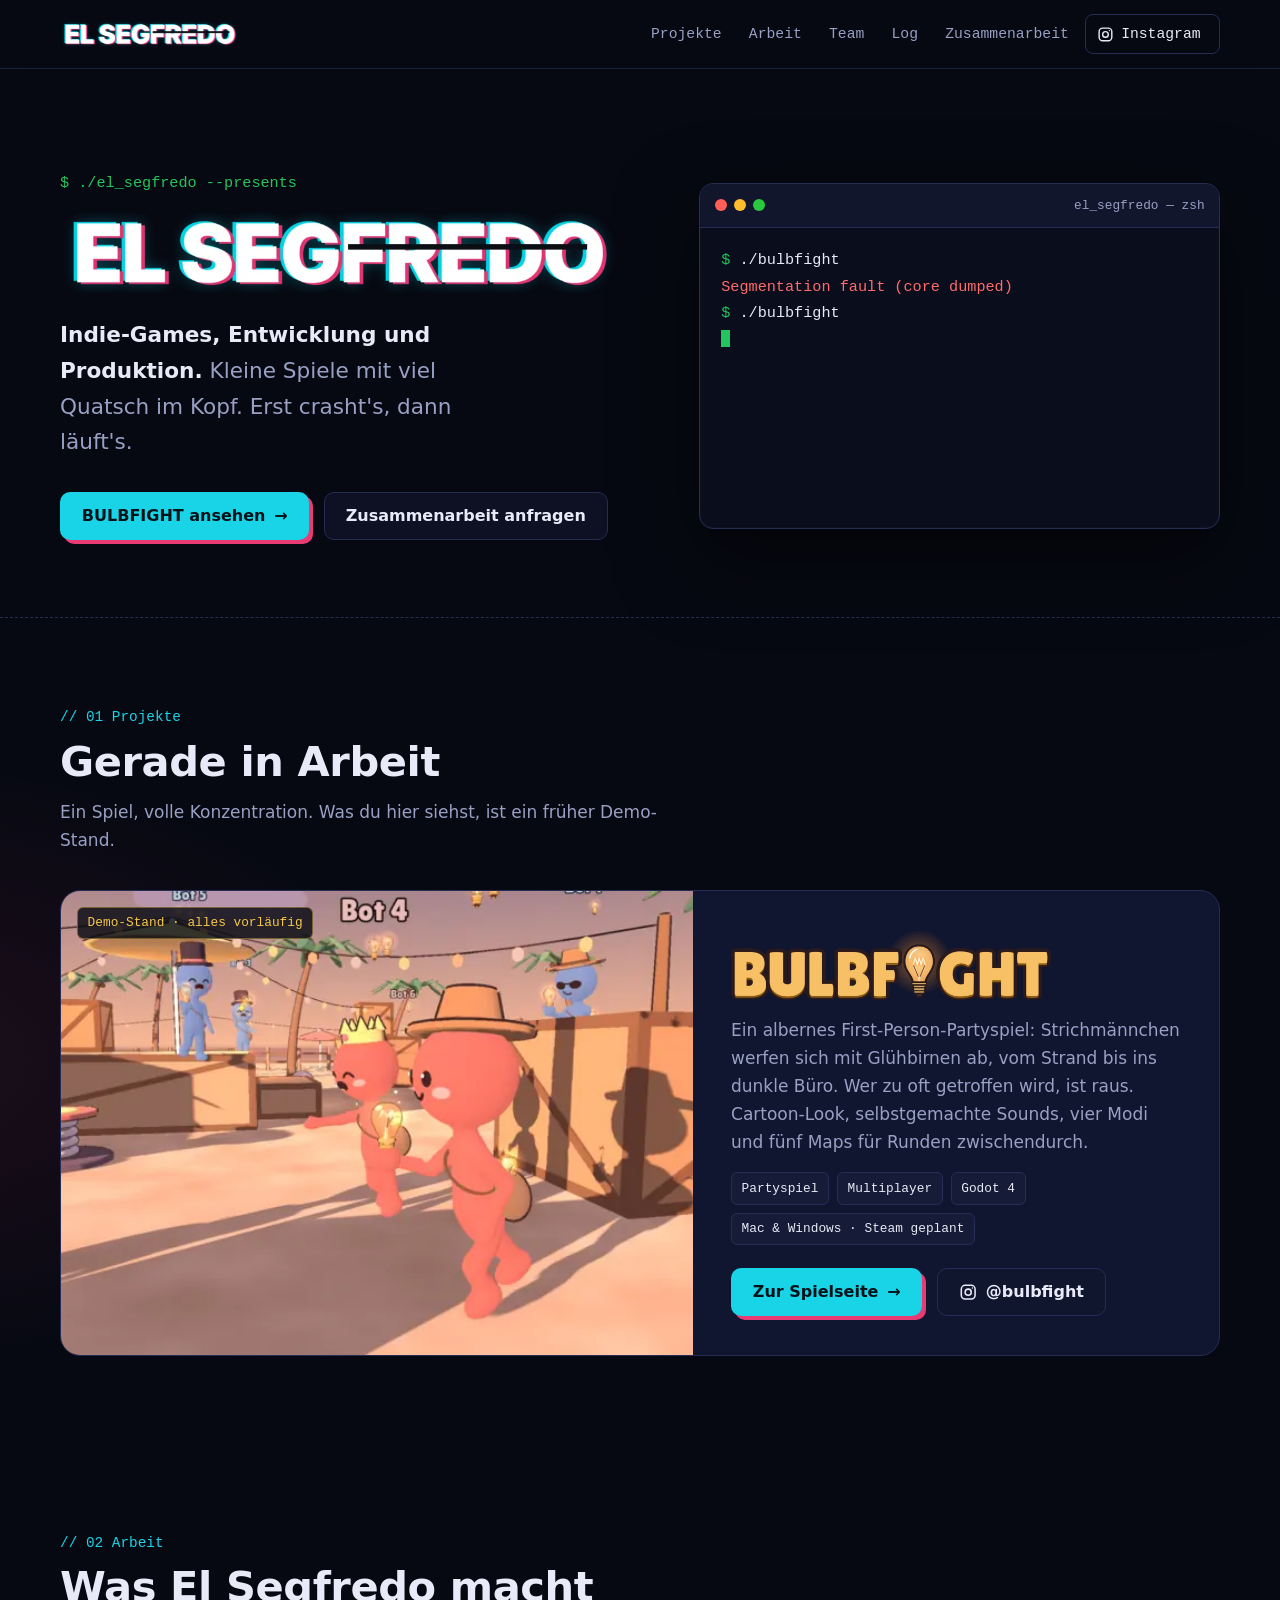
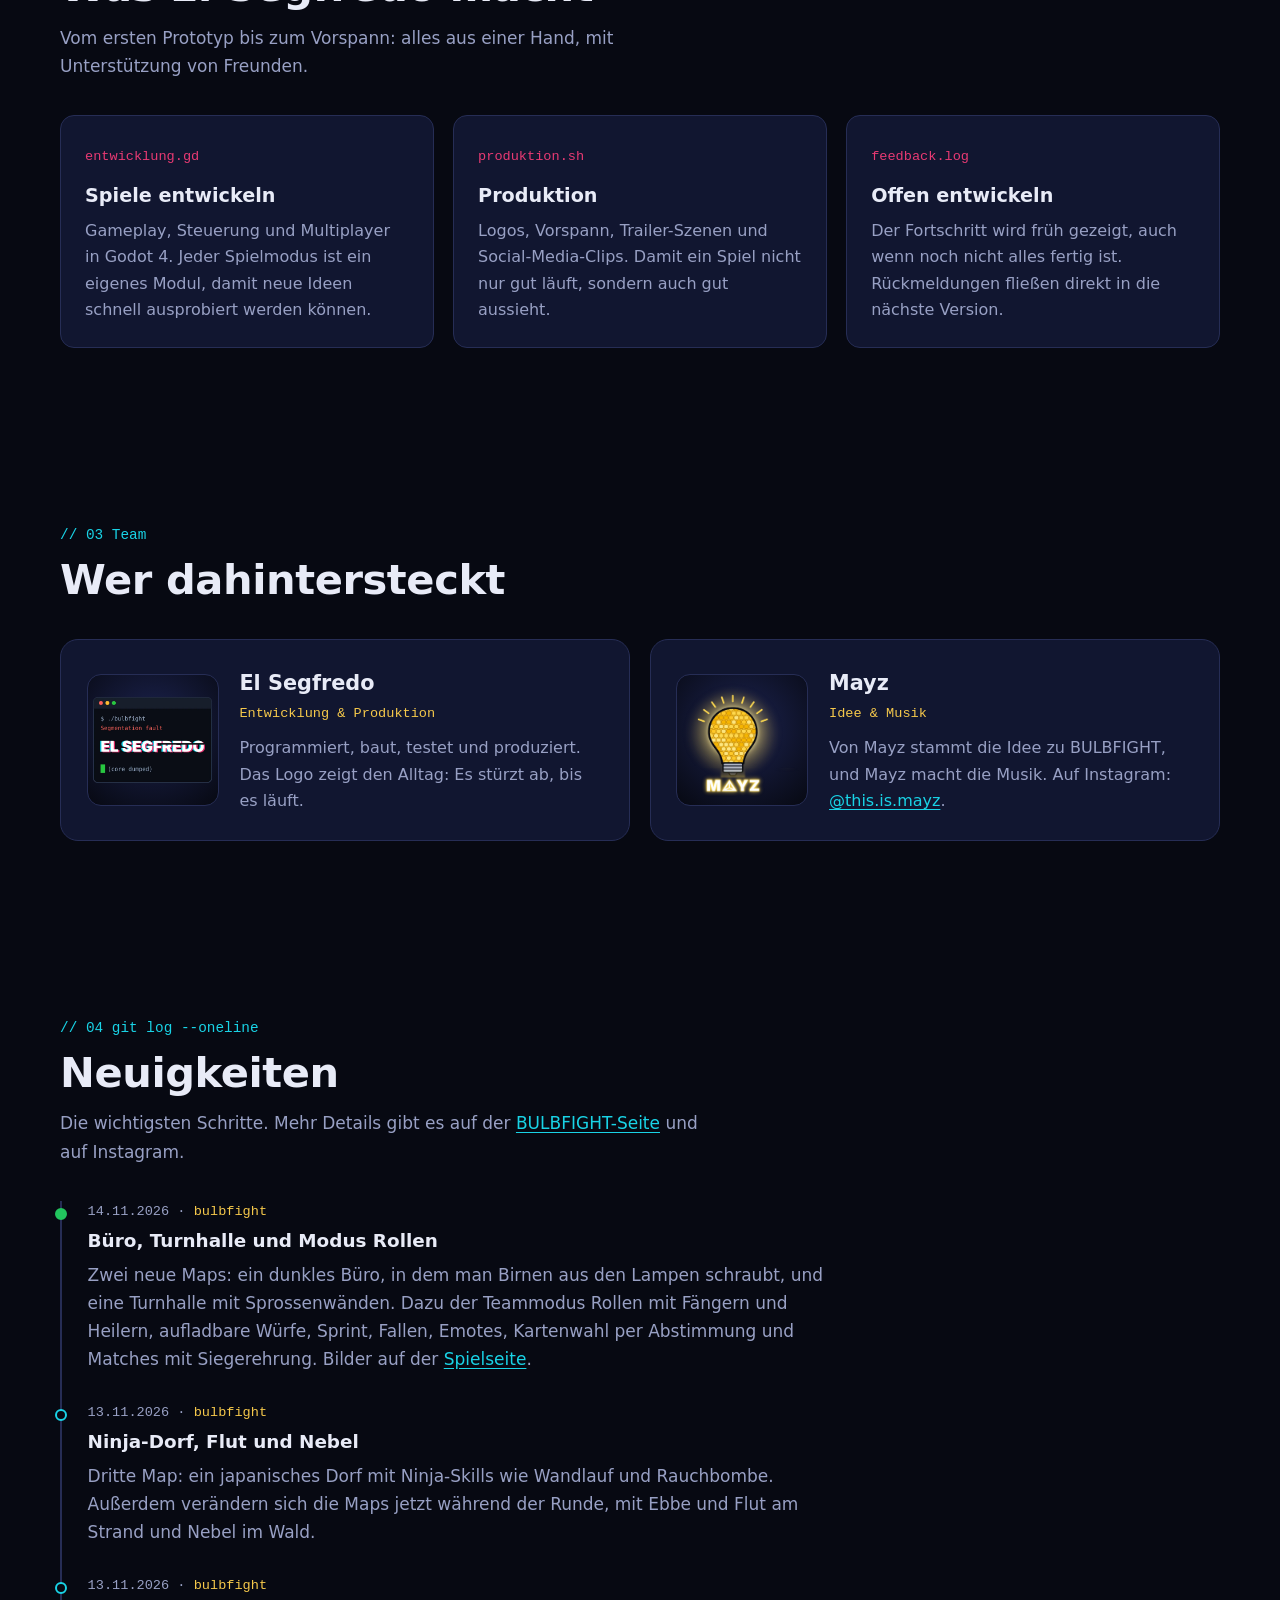
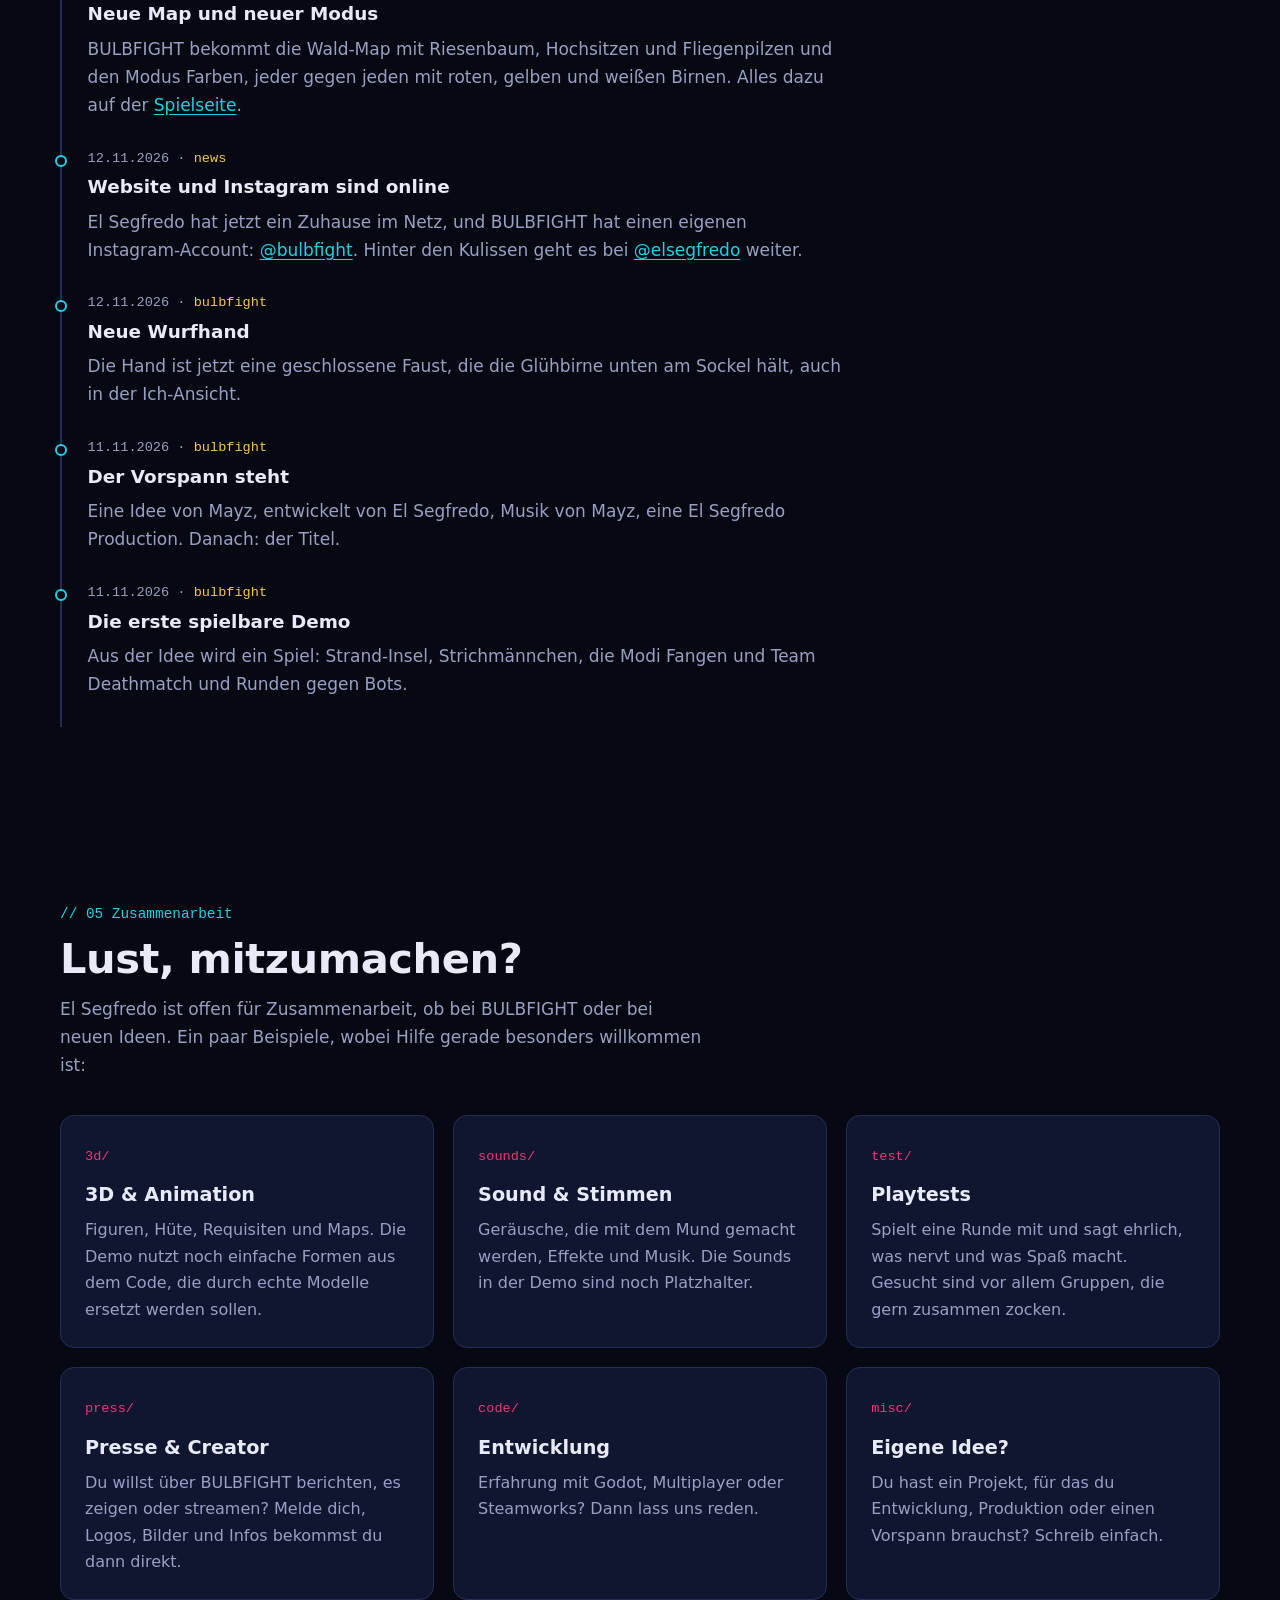
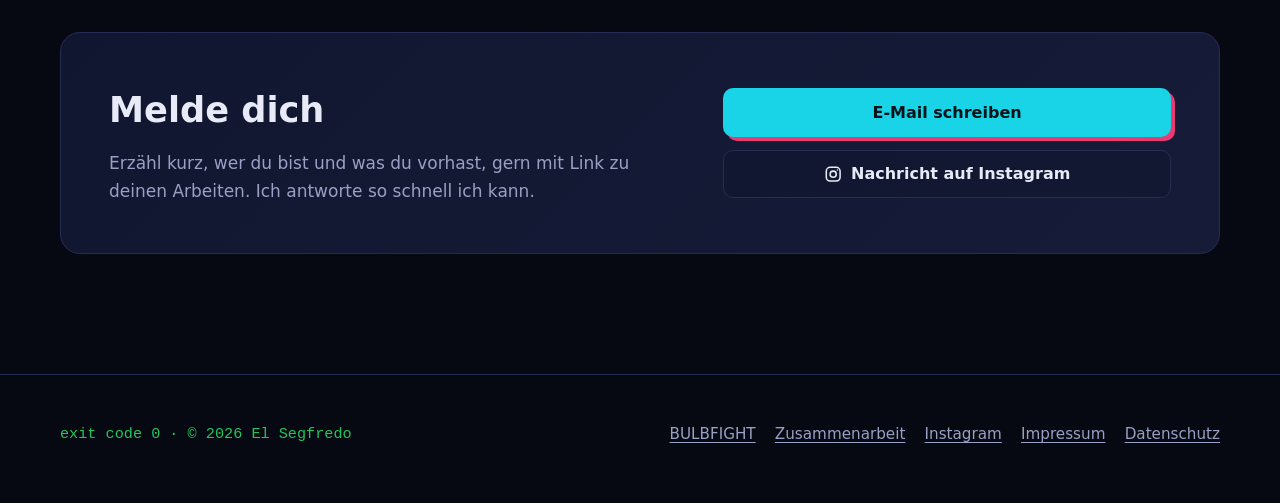
<file: index.html>
<!DOCTYPE html>
<html lang="de">
<head>
  <meta charset="utf-8">
  <meta name="viewport" content="width=device-width, initial-scale=1">
  <title>El Segfredo – Indie-Games &amp; Produktion</title>
  <meta name="description" content="El Segfredo entwickelt Indie-Games. Aktuell in Arbeit: BULBFIGHT, ein albernes First-Person-Partyspiel, in dem mit Glühbirnen geworfen wird.">
  <meta name="theme-color" content="#070912">
  <meta property="og:type" content="website">
  <meta property="og:title" content="El Segfredo – Indie-Games &amp; Produktion">
  <meta property="og:description" content="Erst crasht's, dann läuft's. Aktuell in Arbeit: BULBFIGHT.">
  <meta property="og:image" content="https://elsegfredo.github.io/og-el-segfredo.jpg">
  <meta property="og:url" content="https://elsegfredo.github.io/">
  <link rel="canonical" href="https://elsegfredo.github.io/">
  <meta property="og:locale" content="de_DE">
  <meta name="twitter:card" content="summary_large_image">
  <link rel="icon" href="favicon.svg" type="image/svg+xml">
  <link rel="icon" href="favicon.ico" sizes="32x32">
  <link rel="apple-touch-icon" href="apple-touch-icon.png">
  <link rel="stylesheet" href="segfredo.css">
</head>
<body>
  <a class="skip" href="#inhalt">Zum Inhalt springen</a>

  <header class="site-header">
    <div class="wrap">
      <a class="brand" href="./" aria-label="El Segfredo – Startseite">
        <img src="el-segfredo-schriftzug.webp" alt="El Segfredo" width="900" height="130">
      </a>
      <button class="nav-toggle" aria-expanded="false" aria-controls="hauptnav">Menü</button>
      <nav id="hauptnav" class="nav" aria-label="Hauptnavigation">
        <a href="#projekte">Projekte</a>
        <a href="#arbeit">Arbeit</a>
        <a href="#team">Team</a>
        <a href="#log">Log</a>
        <a href="#zusammenarbeit">Zusammenarbeit</a>
        <a class="nav-ig" href="https://www.instagram.com/elsegfredo/" rel="noopener noreferrer" target="_blank">
          <svg class="icon" viewBox="0 0 24 24" aria-hidden="true" fill="none" stroke="currentColor" stroke-width="2"><rect x="3" y="3" width="18" height="18" rx="5"/><circle cx="12" cy="12" r="4"/><circle cx="17.5" cy="6.5" r="1" fill="currentColor" stroke="none"/></svg>
          Instagram<span class="sr-only"> (öffnet Instagram in neuem Tab)</span>
        </a>
      </nav>
    </div>
  </header>

  <main id="inhalt">
    <section class="hero" aria-labelledby="start-titel">
      <div class="wrap">
        <div>
          <p class="eyebrow">$ ./el_segfredo --presents</p>
          <h1 id="start-titel"><img src="el-segfredo-schriftzug.webp" alt="El Segfredo" width="900" height="130"></h1>
          <p class="lead"><strong>Indie-Games, Entwicklung und Produktion.</strong> Kleine Spiele mit viel Quatsch im Kopf. Erst crasht's, dann läuft's.</p>
          <div class="hero-actions">
            <a class="btn btn-primary" href="https://bulbfight.github.io/">BULBFIGHT ansehen <span aria-hidden="true">→</span></a>
            <a class="btn btn-ghost" href="#zusammenarbeit">Zusammenarbeit anfragen</a>
          </div>
        </div>

        <div class="terminal" role="img" aria-label="Terminal: El Segfredo startet BULBFIGHT. Erst ein Absturz, dann läuft es mit Exit-Code 0.">
          <div class="terminal-bar" aria-hidden="true"><span></span><span></span><span></span><em>el_segfredo — zsh</em></div>
          <div class="terminal-body" id="terminal" aria-hidden="true">
            <p class="t-cmd">./bulbfight</p>
            <p class="t-err">Segmentation fault (core dumped)</p>
            <p class="t-cmd">./bulbfight --nochmal</p>
            <p class="t-out">Lade Strand-Insel ...       <span class="t-ok">ok</span></p>
            <p class="t-out">Glühbirnen im Säckchen ...  <span class="t-ok">3</span></p>
            <p class="t-out">Status:                     <span class="t-gold">in Entwicklung</span></p>
            <p class="t-ok">exit code 0</p>
            <p><span class="cursor"></span></p>
          </div>
        </div>
      </div>
    </section>

    <hr class="divider">

    <section id="projekte" aria-labelledby="projekte-titel">
      <div class="wrap">
        <div class="section-head">
          <p class="label">// 01 Projekte</p>
          <h2 id="projekte-titel">Gerade in Arbeit</h2>
          <p>Ein Spiel, volle Konzentration. Was du hier siehst, ist ein früher Demo-Stand.</p>
        </div>

        <article class="project">
          <div class="project-media">
            <img src="angriff.webp" srcset="angriff-800.webp 800w, angriff.webp 1600w" sizes="(max-width: 860px) 100vw, 640px" alt="Zwei rote Strichmännchen werfen am Strand Glühbirnen, im Hintergrund Kisten, Sonnenschirme und eine Sprungfeder." width="1600" height="833" loading="lazy">
            <span class="badge-wip">Demo-Stand · alles vorläufig</span>
          </div>
          <div class="project-body">
            <h3 class="sr-only">BULBFIGHT</h3>
            <img class="logo" src="bulbfight-logo.webp" alt="BULBFIGHT" width="1200" height="265" loading="lazy">
            <p>Ein albernes First-Person-Partyspiel: Strichmännchen werfen sich mit Glühbirnen ab, vom Strand bis ins dunkle Büro. Wer zu oft getroffen wird, ist raus. Cartoon-Look, selbstgemachte Sounds, vier Modi und fünf Maps für Runden zwischendurch.</p>
            <ul class="chips" aria-label="Eckdaten">
              <li>Partyspiel</li>
              <li>Multiplayer</li>
              <li>Godot 4</li>
              <li>Mac &amp; Windows · Steam geplant</li>
            </ul>
            <div class="hero-actions">
              <a class="btn btn-primary" href="https://bulbfight.github.io/">Zur Spielseite <span aria-hidden="true">→</span></a>
              <a class="btn btn-ghost" href="https://www.instagram.com/bulbfight/" rel="noopener noreferrer" target="_blank"><svg class="icon" viewBox="0 0 24 24" aria-hidden="true" fill="none" stroke="currentColor" stroke-width="2"><rect x="3" y="3" width="18" height="18" rx="5"/><circle cx="12" cy="12" r="4"/><circle cx="17.5" cy="6.5" r="1" fill="currentColor" stroke="none"/></svg> @bulbfight</a>
            </div>
          </div>
        </article>
      </div>
    </section>

    <section id="arbeit" aria-labelledby="arbeit-titel">
      <div class="wrap">
        <div class="section-head">
          <p class="label">// 02 Arbeit</p>
          <h2 id="arbeit-titel">Was El Segfredo macht</h2>
          <p>Vom ersten Prototyp bis zum Vorspann: alles aus einer Hand, mit Unterstützung von Freunden.</p>
        </div>
        <div class="cards">
          <div class="card">
            <span class="k">entwicklung.gd</span>
            <h3>Spiele entwickeln</h3>
            <p>Gameplay, Steuerung und Multiplayer in Godot 4. Jeder Spielmodus ist ein eigenes Modul, damit neue Ideen schnell ausprobiert werden können.</p>
          </div>
          <div class="card">
            <span class="k">produktion.sh</span>
            <h3>Produktion</h3>
            <p>Logos, Vorspann, Trailer-Szenen und Social-Media-Clips. Damit ein Spiel nicht nur gut läuft, sondern auch gut aussieht.</p>
          </div>
          <div class="card">
            <span class="k">feedback.log</span>
            <h3>Offen entwickeln</h3>
            <p>Der Fortschritt wird früh gezeigt, auch wenn noch nicht alles fertig ist. Rückmeldungen fließen direkt in die nächste Version.</p>
          </div>
        </div>
      </div>
    </section>

    <section id="team" aria-labelledby="team-titel">
      <div class="wrap">
        <div class="section-head">
          <p class="label">// 03 Team</p>
          <h2 id="team-titel">Wer dahintersteckt</h2>
        </div>
        <div class="team">
          <article class="member">
            <div class="pic"><img src="el-segfredo-terminal.webp" alt="Logo von El Segfredo: ein Terminalfenster mit dem Schriftzug El Segfredo." width="900" height="643" loading="lazy"></div>
            <div>
              <h3>El Segfredo</h3>
              <p class="role">Entwicklung &amp; Produktion</p>
              <p>Programmiert, baut, testet und produziert. Das Logo zeigt den Alltag: Es stürzt ab, bis es läuft.</p>
            </div>
          </article>
          <article class="member">
            <div class="pic"><img src="mayz-idee.webp" alt="Logo von Mayz: eine leuchtende Glühbirne über dem Schriftzug MAYZ." width="600" height="575" loading="lazy"></div>
            <div>
              <h3>Mayz</h3>
              <p class="role">Idee &amp; Musik</p>
              <p>Von Mayz stammt die Idee zu BULBFIGHT, und Mayz macht die Musik. Auf Instagram: <a href="https://www.instagram.com/this.is.mayz/" rel="noopener noreferrer" target="_blank">@this.is.mayz</a>.</p>
            </div>
          </article>
        </div>
      </div>
    </section>

    <section id="log" aria-labelledby="log-titel">
      <div class="wrap">
        <div class="section-head">
          <p class="label">// 04 git log --oneline</p>
          <h2 id="log-titel">Neuigkeiten</h2>
          <p>Die wichtigsten Schritte. Mehr Details gibt es auf der <a href="https://bulbfight.github.io/#news">BULBFIGHT-Seite</a> und auf Instagram.</p>
        </div>
        <ol class="log" reversed>
          <li>
            <p class="meta"><time datetime="2026-11-14">14.11.2026</time> · <b>bulbfight</b></p>
            <h3>Büro, Turnhalle und Modus Rollen</h3>
            <p>Zwei neue Maps: ein dunkles Büro, in dem man Birnen aus den Lampen schraubt, und eine Turnhalle mit Sprossenwänden. Dazu der Teammodus Rollen mit Fängern und Heilern, aufladbare Würfe, Sprint, Fallen, Emotes, Kartenwahl per Abstimmung und Matches mit Siegerehrung. Bilder auf der <a href="https://bulbfight.github.io/#news">Spielseite</a>.</p>
          </li>
          <li>
            <p class="meta"><time datetime="2026-11-13">13.11.2026</time> · <b>bulbfight</b></p>
            <h3>Ninja-Dorf, Flut und Nebel</h3>
            <p>Dritte Map: ein japanisches Dorf mit Ninja-Skills wie Wandlauf und Rauchbombe. Außerdem verändern sich die Maps jetzt während der Runde, mit Ebbe und Flut am Strand und Nebel im Wald.</p>
          </li>
          <li>
            <p class="meta"><time datetime="2026-11-13">13.11.2026</time> · <b>bulbfight</b></p>
            <h3>Neue Map und neuer Modus</h3>
            <p>BULBFIGHT bekommt die Wald-Map mit Riesenbaum, Hochsitzen und Fliegenpilzen und den Modus Farben, jeder gegen jeden mit roten, gelben und weißen Birnen. Alles dazu auf der <a href="https://bulbfight.github.io/#news">Spielseite</a>.</p>
          </li>
          <li>
            <p class="meta"><time datetime="2026-11-12">12.11.2026</time> · <b>news</b></p>
            <h3>Website und Instagram sind online</h3>
            <p>El Segfredo hat jetzt ein Zuhause im Netz, und BULBFIGHT hat einen eigenen Instagram-Account: <a href="https://www.instagram.com/bulbfight/" rel="noopener noreferrer" target="_blank">@bulbfight</a>. Hinter den Kulissen geht es bei <a href="https://www.instagram.com/elsegfredo/" rel="noopener noreferrer" target="_blank">@elsegfredo</a> weiter.</p>
          </li>
          <li>
            <p class="meta"><time datetime="2026-11-12">12.11.2026</time> · <b>bulbfight</b></p>
            <h3>Neue Wurfhand</h3>
            <p>Die Hand ist jetzt eine geschlossene Faust, die die Glühbirne unten am Sockel hält, auch in der Ich-Ansicht.</p>
          </li>
          <li>
            <p class="meta"><time datetime="2026-11-11">11.11.2026</time> · <b>bulbfight</b></p>
            <h3>Der Vorspann steht</h3>
            <p>Eine Idee von Mayz, entwickelt von El Segfredo, Musik von Mayz, eine El Segfredo Production. Danach: der Titel.</p>
          </li>
          <li>
            <p class="meta"><time datetime="2026-11-11">11.11.2026</time> · <b>bulbfight</b></p>
            <h3>Die erste spielbare Demo</h3>
            <p>Aus der Idee wird ein Spiel: Strand-Insel, Strichmännchen, die Modi Fangen und Team Deathmatch und Runden gegen Bots.</p>
          </li>
        </ol>
      </div>
    </section>

    <section id="zusammenarbeit" aria-labelledby="zusammenarbeit-titel">
      <div class="wrap">
        <div class="section-head">
          <p class="label">// 05 Zusammenarbeit</p>
          <h2 id="zusammenarbeit-titel">Lust, mitzumachen?</h2>
          <p>El Segfredo ist offen für Zusammenarbeit, ob bei BULBFIGHT oder bei neuen Ideen. Ein paar Beispiele, wobei Hilfe gerade besonders willkommen ist:</p>
        </div>
        <div class="cards collab">
          <div class="card">
            <span class="k">3d/</span>
            <h3>3D &amp; Animation</h3>
            <p>Figuren, Hüte, Requisiten und Maps. Die Demo nutzt noch einfache Formen aus dem Code, die durch echte Modelle ersetzt werden sollen.</p>
          </div>
          <div class="card">
            <span class="k">sounds/</span>
            <h3>Sound &amp; Stimmen</h3>
            <p>Geräusche, die mit dem Mund gemacht werden, Effekte und Musik. Die Sounds in der Demo sind noch Platzhalter.</p>
          </div>
          <div class="card">
            <span class="k">test/</span>
            <h3>Playtests</h3>
            <p>Spielt eine Runde mit und sagt ehrlich, was nervt und was Spaß macht. Gesucht sind vor allem Gruppen, die gern zusammen zocken.</p>
          </div>
          <div class="card">
            <span class="k">press/</span>
            <h3>Presse &amp; Creator</h3>
            <p>Du willst über BULBFIGHT berichten, es zeigen oder streamen? Melde dich, Logos, Bilder und Infos bekommst du dann direkt.</p>
          </div>
          <div class="card">
            <span class="k">code/</span>
            <h3>Entwicklung</h3>
            <p>Erfahrung mit Godot, Multiplayer oder Steamworks? Dann lass uns reden.</p>
          </div>
          <div class="card">
            <span class="k">misc/</span>
            <h3>Eigene Idee?</h3>
            <p>Du hast ein Projekt, für das du Entwicklung, Produktion oder einen Vorspann brauchst? Schreib einfach.</p>
          </div>
        </div>

        <div class="contact" id="kontakt" style="margin-top: 2rem;">
          <div>
            <h2>Melde dich</h2>
            <p>Erzähl kurz, wer du bist und was du vorhast, gern mit Link zu deinen Arbeiten. Ich antworte so schnell ich kann.</p>
          </div>
          <div class="actions">
            <a class="btn btn-primary" href="mailto:elsegfredo@proton.me?subject=Zusammenarbeit%20El%20Segfredo">E-Mail schreiben</a>
            <a class="btn btn-ghost" href="https://www.instagram.com/elsegfredo/" rel="noopener noreferrer" target="_blank">
              <svg class="icon" viewBox="0 0 24 24" aria-hidden="true" fill="none" stroke="currentColor" stroke-width="2"><rect x="3" y="3" width="18" height="18" rx="5"/><circle cx="12" cy="12" r="4"/><circle cx="17.5" cy="6.5" r="1" fill="currentColor" stroke="none"/></svg>
              Nachricht auf Instagram
            </a>
          </div>
        </div>
      </div>
    </section>
  </main>

  <footer class="site-footer">
    <div class="wrap">
      <p class="exit">exit code 0 · © 2026 El Segfredo</p>
      <nav aria-label="Rechtliches">
        <a href="https://bulbfight.github.io/">BULBFIGHT</a>
        <a href="#zusammenarbeit">Zusammenarbeit</a>
        <a href="https://www.instagram.com/elsegfredo/" rel="noopener noreferrer" target="_blank">Instagram</a>
        <a href="impressum.html">Impressum</a>
        <a href="datenschutz.html">Datenschutz</a>
      </nav>
    </div>
  </footer>

  <script src="segfredo.js" defer></script>
</body>
</html>
</file>
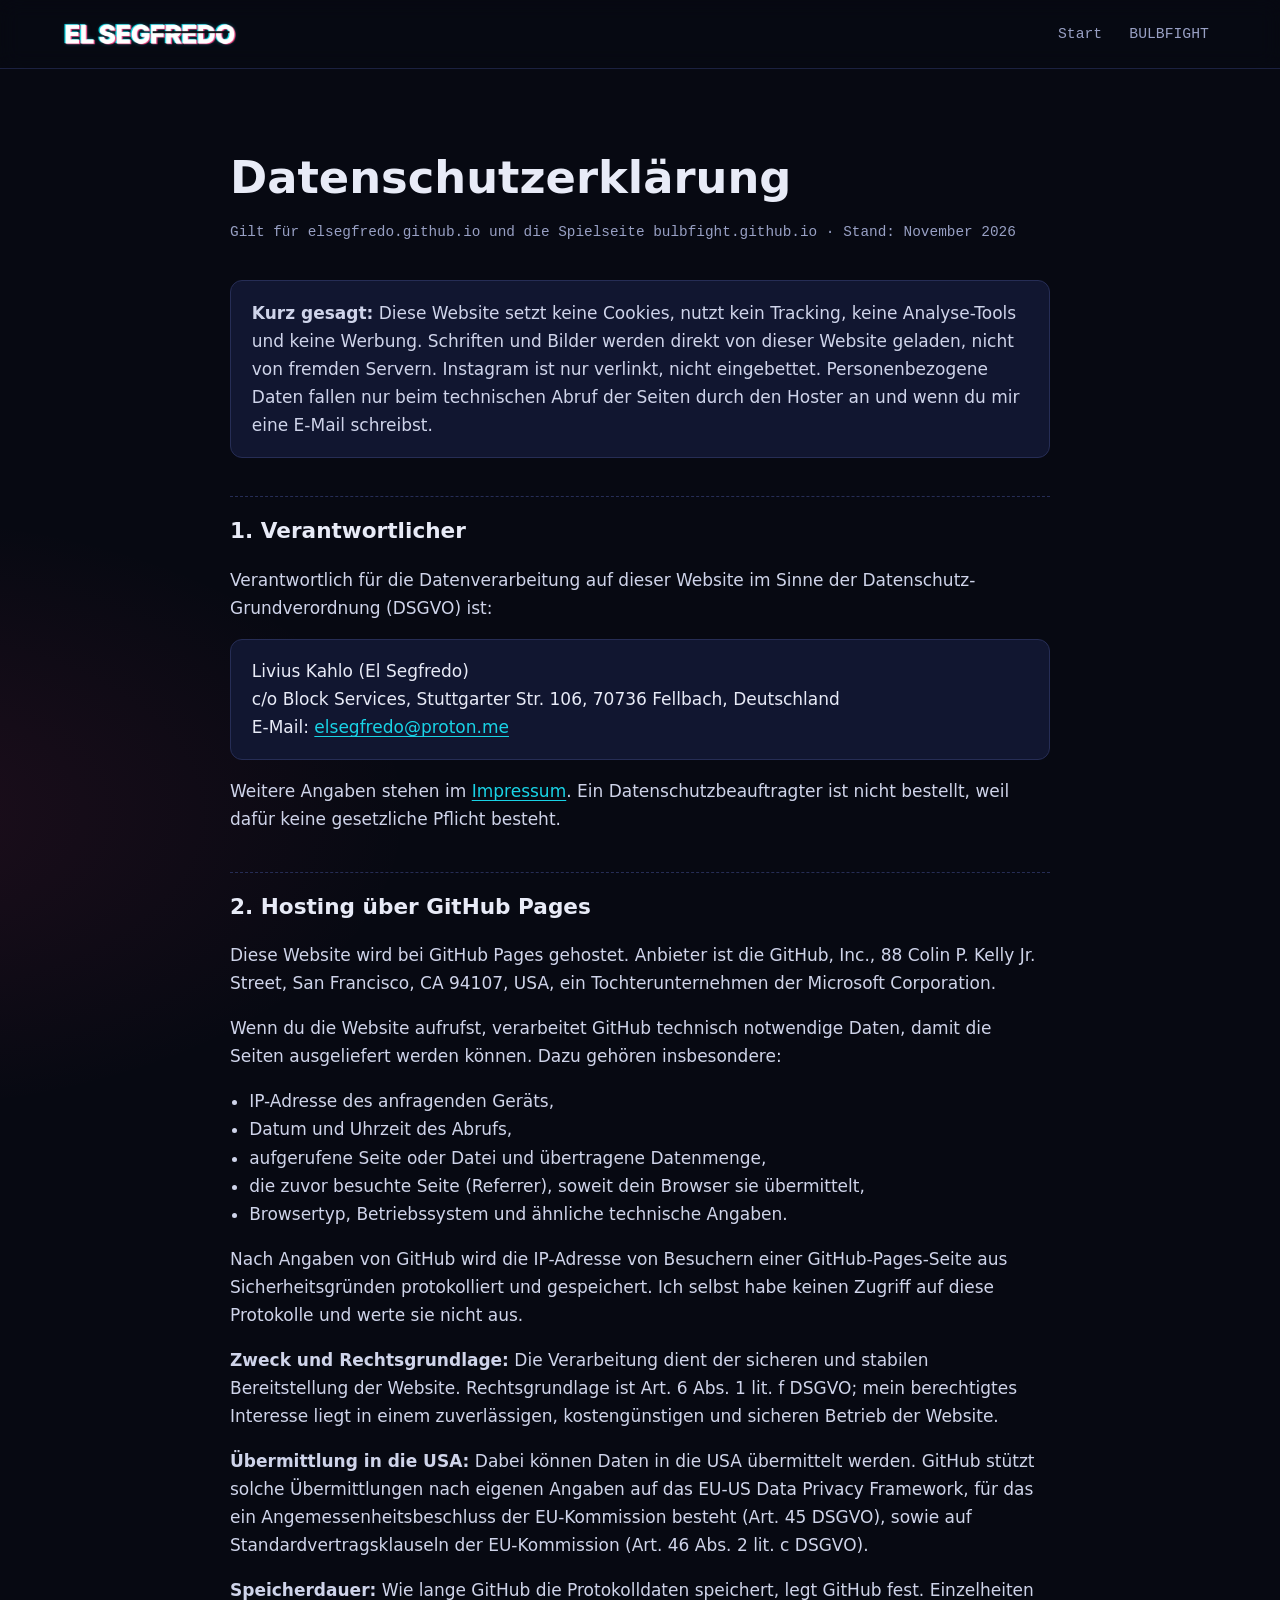
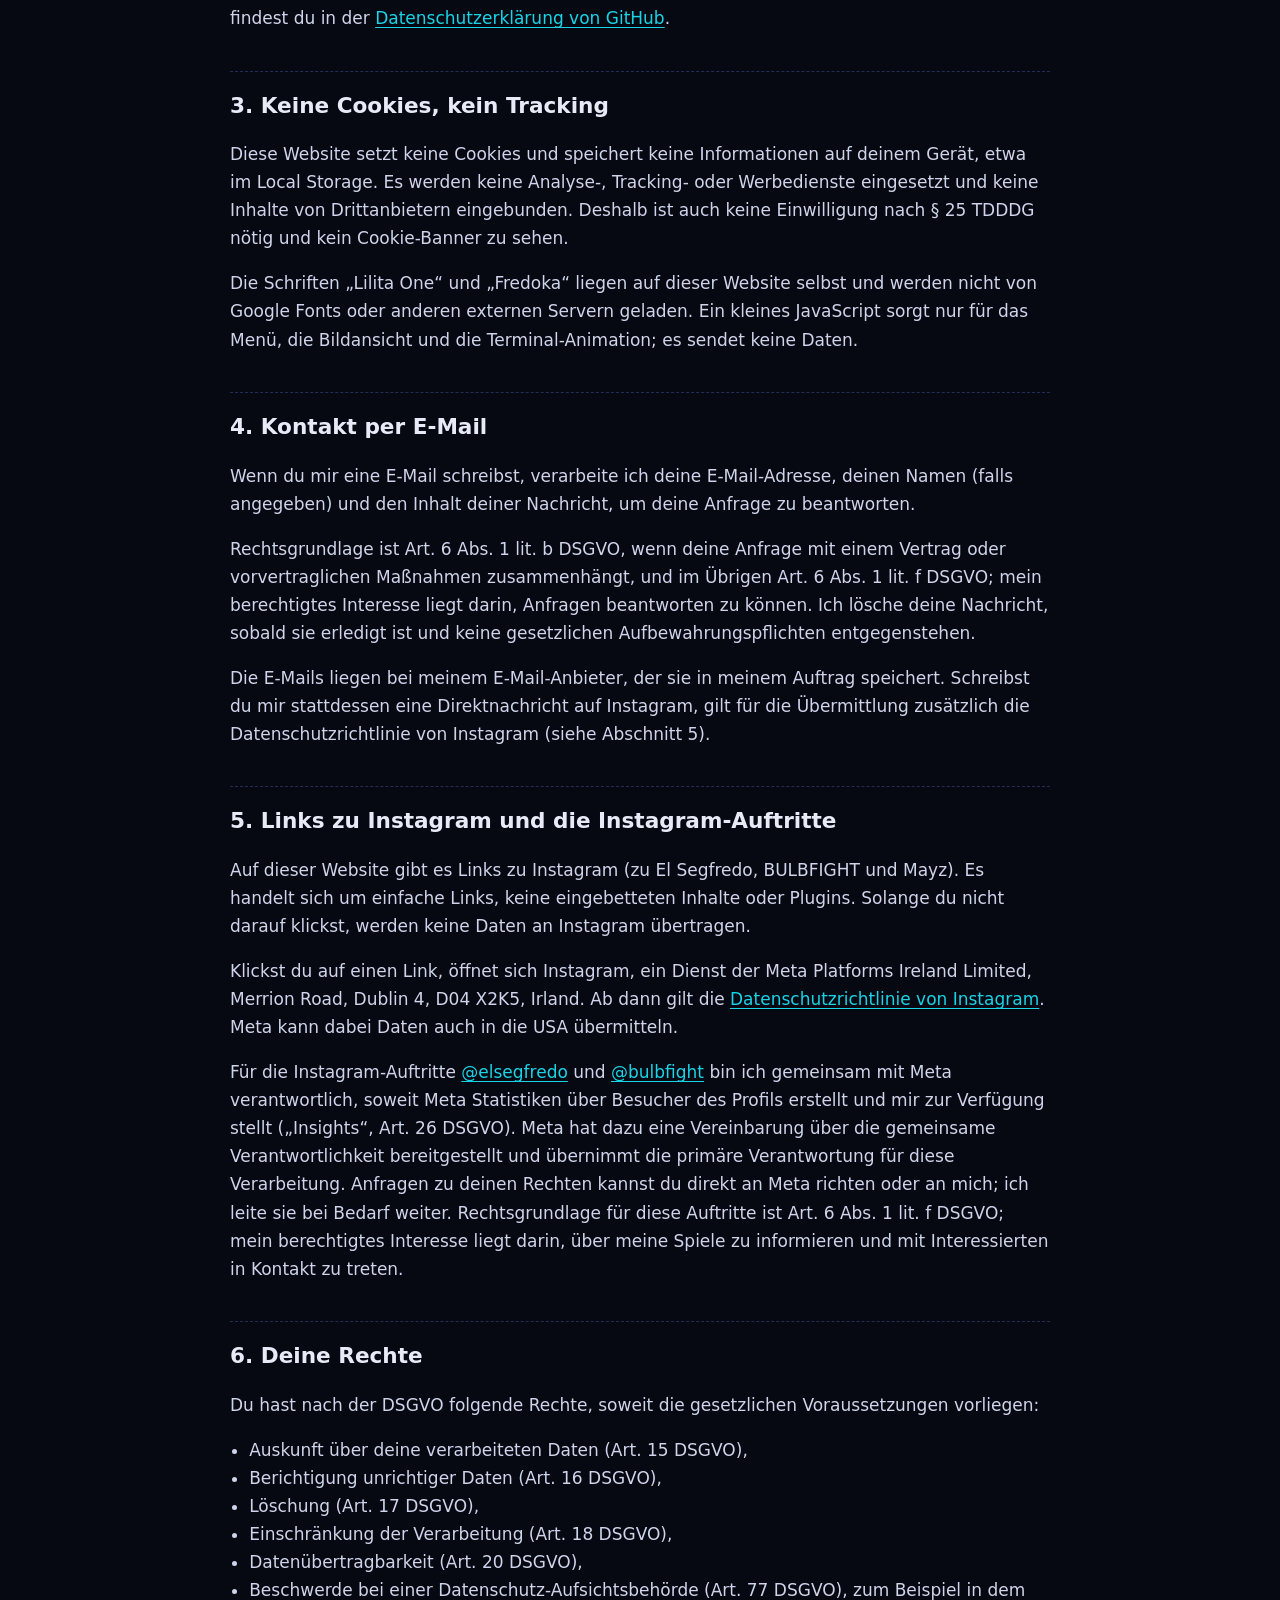
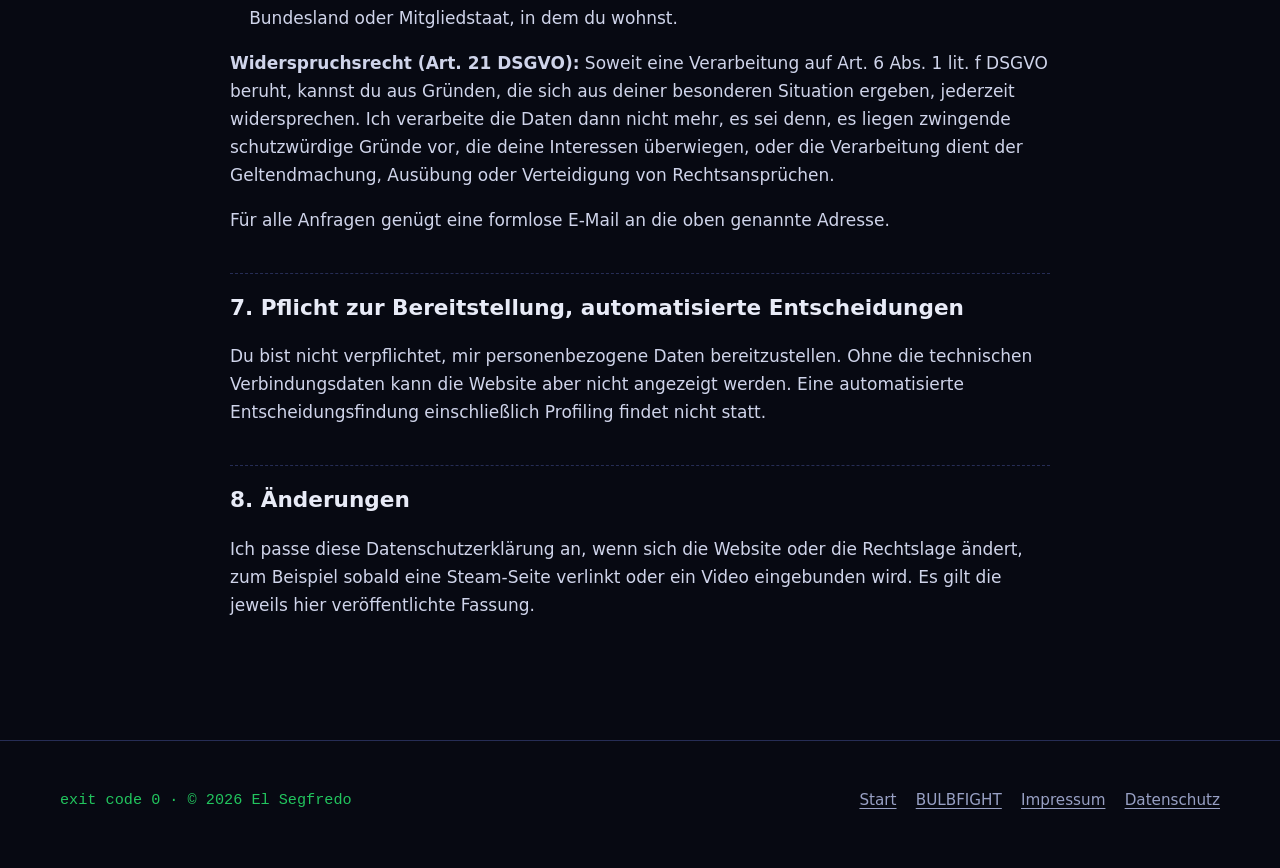
<file: datenschutz.html>
<!DOCTYPE html>
<html lang="de">
<head>
  <meta charset="utf-8">
  <meta name="viewport" content="width=device-width, initial-scale=1">
  <title>Datenschutzerklärung – El Segfredo</title>
  <meta name="theme-color" content="#070912">
  <link rel="icon" href="favicon.svg" type="image/svg+xml">
  <link rel="icon" href="favicon.ico" sizes="32x32">
  <link rel="stylesheet" href="segfredo.css">
</head>
<body>
  <a class="skip" href="#inhalt">Zum Inhalt springen</a>
  <header class="site-header">
    <div class="wrap">
      <a class="brand" href="./" aria-label="El Segfredo – Startseite"><img src="el-segfredo-schriftzug.webp" alt="El Segfredo" width="900" height="130"></a>
      <nav class="nav simple" aria-label="Hauptnavigation">
        <a href="./">Start</a>
        <a href="https://bulbfight.github.io/">BULBFIGHT</a>
      </nav>
    </div>
  </header>

  <main id="inhalt" class="legal">
    <div class="wrap">
      <h1>Datenschutzerklärung</h1>
      <p class="stand">Gilt für elsegfredo.github.io und die Spielseite bulbfight.github.io · Stand: November 2026</p>

      <div class="box">
        <p style="margin:0"><strong>Kurz gesagt:</strong> Diese Website setzt keine Cookies, nutzt kein Tracking, keine Analyse-Tools und keine Werbung. Schriften und Bilder werden direkt von dieser Website geladen, nicht von fremden Servern. Instagram ist nur verlinkt, nicht eingebettet. Personenbezogene Daten fallen nur beim technischen Abruf der Seiten durch den Hoster an und wenn du mir eine E-Mail schreibst.</p>
      </div>

      <h2>1. Verantwortlicher</h2>
      <p>Verantwortlich für die Datenverarbeitung auf dieser Website im Sinne der Datenschutz-Grundverordnung (DSGVO) ist:</p>
      <address class="box">
        Livius Kahlo (El Segfredo)<br>
        c/o Block Services, Stuttgarter Str. 106, 70736 Fellbach, Deutschland<br>
        E-Mail: <a href="mailto:elsegfredo@proton.me">elsegfredo@proton.me</a>
      </address>
      <p>Weitere Angaben stehen im <a href="impressum.html">Impressum</a>. Ein Datenschutzbeauftragter ist nicht bestellt, weil dafür keine gesetzliche Pflicht besteht.</p>

      <h2>2. Hosting über GitHub Pages</h2>
      <p>Diese Website wird bei GitHub Pages gehostet. Anbieter ist die GitHub, Inc., 88 Colin P. Kelly Jr. Street, San Francisco, CA 94107, USA, ein Tochterunternehmen der Microsoft Corporation.</p>
      <p>Wenn du die Website aufrufst, verarbeitet GitHub technisch notwendige Daten, damit die Seiten ausgeliefert werden können. Dazu gehören insbesondere:</p>
      <ul>
        <li>IP-Adresse des anfragenden Geräts,</li>
        <li>Datum und Uhrzeit des Abrufs,</li>
        <li>aufgerufene Seite oder Datei und übertragene Datenmenge,</li>
        <li>die zuvor besuchte Seite (Referrer), soweit dein Browser sie übermittelt,</li>
        <li>Browsertyp, Betriebssystem und ähnliche technische Angaben.</li>
      </ul>
      <p>Nach Angaben von GitHub wird die IP-Adresse von Besuchern einer GitHub-Pages-Seite aus Sicherheitsgründen protokolliert und gespeichert. Ich selbst habe keinen Zugriff auf diese Protokolle und werte sie nicht aus.</p>
      <p><strong>Zweck und Rechtsgrundlage:</strong> Die Verarbeitung dient der sicheren und stabilen Bereitstellung der Website. Rechtsgrundlage ist Art. 6 Abs. 1 lit. f DSGVO; mein berechtigtes Interesse liegt in einem zuverlässigen, kostengünstigen und sicheren Betrieb der Website.</p>
      <p><strong>Übermittlung in die USA:</strong> Dabei können Daten in die USA übermittelt werden. GitHub stützt solche Übermittlungen nach eigenen Angaben auf das EU-US Data Privacy Framework, für das ein Angemessenheitsbeschluss der EU-Kommission besteht (Art. 45 DSGVO), sowie auf Standardvertragsklauseln der EU-Kommission (Art. 46 Abs. 2 lit. c DSGVO).</p>
      <p><strong>Speicherdauer:</strong> Wie lange GitHub die Protokolldaten speichert, legt GitHub fest. Einzelheiten findest du in der <a href="https://docs.github.com/en/site-policy/privacy-policies/github-general-privacy-statement" rel="noopener noreferrer" target="_blank">Datenschutzerklärung von GitHub</a>.</p>

      <h2>3. Keine Cookies, kein Tracking</h2>
      <p>Diese Website setzt keine Cookies und speichert keine Informationen auf deinem Gerät, etwa im Local Storage. Es werden keine Analyse-, Tracking- oder Werbedienste eingesetzt und keine Inhalte von Drittanbietern eingebunden. Deshalb ist auch keine Einwilligung nach § 25 TDDDG nötig und kein Cookie-Banner zu sehen.</p>
      <p>Die Schriften „Lilita One“ und „Fredoka“ liegen auf dieser Website selbst und werden nicht von Google Fonts oder anderen externen Servern geladen. Ein kleines JavaScript sorgt nur für das Menü, die Bildansicht und die Terminal-Animation; es sendet keine Daten.</p>

      <h2>4. Kontakt per E-Mail</h2>
      <p>Wenn du mir eine E-Mail schreibst, verarbeite ich deine E-Mail-Adresse, deinen Namen (falls angegeben) und den Inhalt deiner Nachricht, um deine Anfrage zu beantworten.</p>
      <p>Rechtsgrundlage ist Art. 6 Abs. 1 lit. b DSGVO, wenn deine Anfrage mit einem Vertrag oder vorvertraglichen Maßnahmen zusammenhängt, und im Übrigen Art. 6 Abs. 1 lit. f DSGVO; mein berechtigtes Interesse liegt darin, Anfragen beantworten zu können. Ich lösche deine Nachricht, sobald sie erledigt ist und keine gesetzlichen Aufbewahrungspflichten entgegenstehen.</p>
      <p>Die E-Mails liegen bei meinem E-Mail-Anbieter, der sie in meinem Auftrag speichert. Schreibst du mir stattdessen eine Direktnachricht auf Instagram, gilt für die Übermittlung zusätzlich die Datenschutzrichtlinie von Instagram (siehe Abschnitt 5).</p>

      <h2 id="instagram">5. Links zu Instagram und die Instagram-Auftritte</h2>
      <p>Auf dieser Website gibt es Links zu Instagram (zu El Segfredo, BULBFIGHT und Mayz). Es handelt sich um einfache Links, keine eingebetteten Inhalte oder Plugins. Solange du nicht darauf klickst, werden keine Daten an Instagram übertragen.</p>
      <p>Klickst du auf einen Link, öffnet sich Instagram, ein Dienst der Meta Platforms Ireland Limited, Merrion Road, Dublin 4, D04 X2K5, Irland. Ab dann gilt die <a href="https://privacycenter.instagram.com/policy" rel="noopener noreferrer" target="_blank">Datenschutzrichtlinie von Instagram</a>. Meta kann dabei Daten auch in die USA übermitteln.</p>
      <p>Für die Instagram-Auftritte <a href="https://www.instagram.com/elsegfredo/" rel="noopener noreferrer" target="_blank">@elsegfredo</a> und <a href="https://www.instagram.com/bulbfight/" rel="noopener noreferrer" target="_blank">@bulbfight</a> bin ich gemeinsam mit Meta verantwortlich, soweit Meta Statistiken über Besucher des Profils erstellt und mir zur Verfügung stellt („Insights“, Art. 26 DSGVO). Meta hat dazu eine Vereinbarung über die gemeinsame Verantwortlichkeit bereitgestellt und übernimmt die primäre Verantwortung für diese Verarbeitung. Anfragen zu deinen Rechten kannst du direkt an Meta richten oder an mich; ich leite sie bei Bedarf weiter. Rechtsgrundlage für diese Auftritte ist Art. 6 Abs. 1 lit. f DSGVO; mein berechtigtes Interesse liegt darin, über meine Spiele zu informieren und mit Interessierten in Kontakt zu treten.</p>

      <h2>6. Deine Rechte</h2>
      <p>Du hast nach der DSGVO folgende Rechte, soweit die gesetzlichen Voraussetzungen vorliegen:</p>
      <ul>
        <li>Auskunft über deine verarbeiteten Daten (Art. 15 DSGVO),</li>
        <li>Berichtigung unrichtiger Daten (Art. 16 DSGVO),</li>
        <li>Löschung (Art. 17 DSGVO),</li>
        <li>Einschränkung der Verarbeitung (Art. 18 DSGVO),</li>
        <li>Datenübertragbarkeit (Art. 20 DSGVO),</li>
        <li>Beschwerde bei einer Datenschutz-Aufsichtsbehörde (Art. 77 DSGVO), zum Beispiel in dem Bundesland oder Mitgliedstaat, in dem du wohnst.</li>
      </ul>
      <p><strong>Widerspruchsrecht (Art. 21 DSGVO):</strong> Soweit eine Verarbeitung auf Art. 6 Abs. 1 lit. f DSGVO beruht, kannst du aus Gründen, die sich aus deiner besonderen Situation ergeben, jederzeit widersprechen. Ich verarbeite die Daten dann nicht mehr, es sei denn, es liegen zwingende schutzwürdige Gründe vor, die deine Interessen überwiegen, oder die Verarbeitung dient der Geltendmachung, Ausübung oder Verteidigung von Rechtsansprüchen.</p>
      <p>Für alle Anfragen genügt eine formlose E-Mail an die oben genannte Adresse.</p>

      <h2>7. Pflicht zur Bereitstellung, automatisierte Entscheidungen</h2>
      <p>Du bist nicht verpflichtet, mir personenbezogene Daten bereitzustellen. Ohne die technischen Verbindungsdaten kann die Website aber nicht angezeigt werden. Eine automatisierte Entscheidungsfindung einschließlich Profiling findet nicht statt.</p>

      <h2>8. Änderungen</h2>
      <p>Ich passe diese Datenschutzerklärung an, wenn sich die Website oder die Rechtslage ändert, zum Beispiel sobald eine Steam-Seite verlinkt oder ein Video eingebunden wird. Es gilt die jeweils hier veröffentlichte Fassung.</p>
    </div>
  </main>

  <footer class="site-footer">
    <div class="wrap">
      <p class="exit">exit code 0 · © 2026 El Segfredo</p>
      <nav aria-label="Rechtliches">
        <a href="./">Start</a>
        <a href="https://bulbfight.github.io/">BULBFIGHT</a>
        <a href="impressum.html">Impressum</a>
        <a href="datenschutz.html" aria-current="page">Datenschutz</a>
      </nav>
    </div>
  </footer>
</body>
</html>
</file>
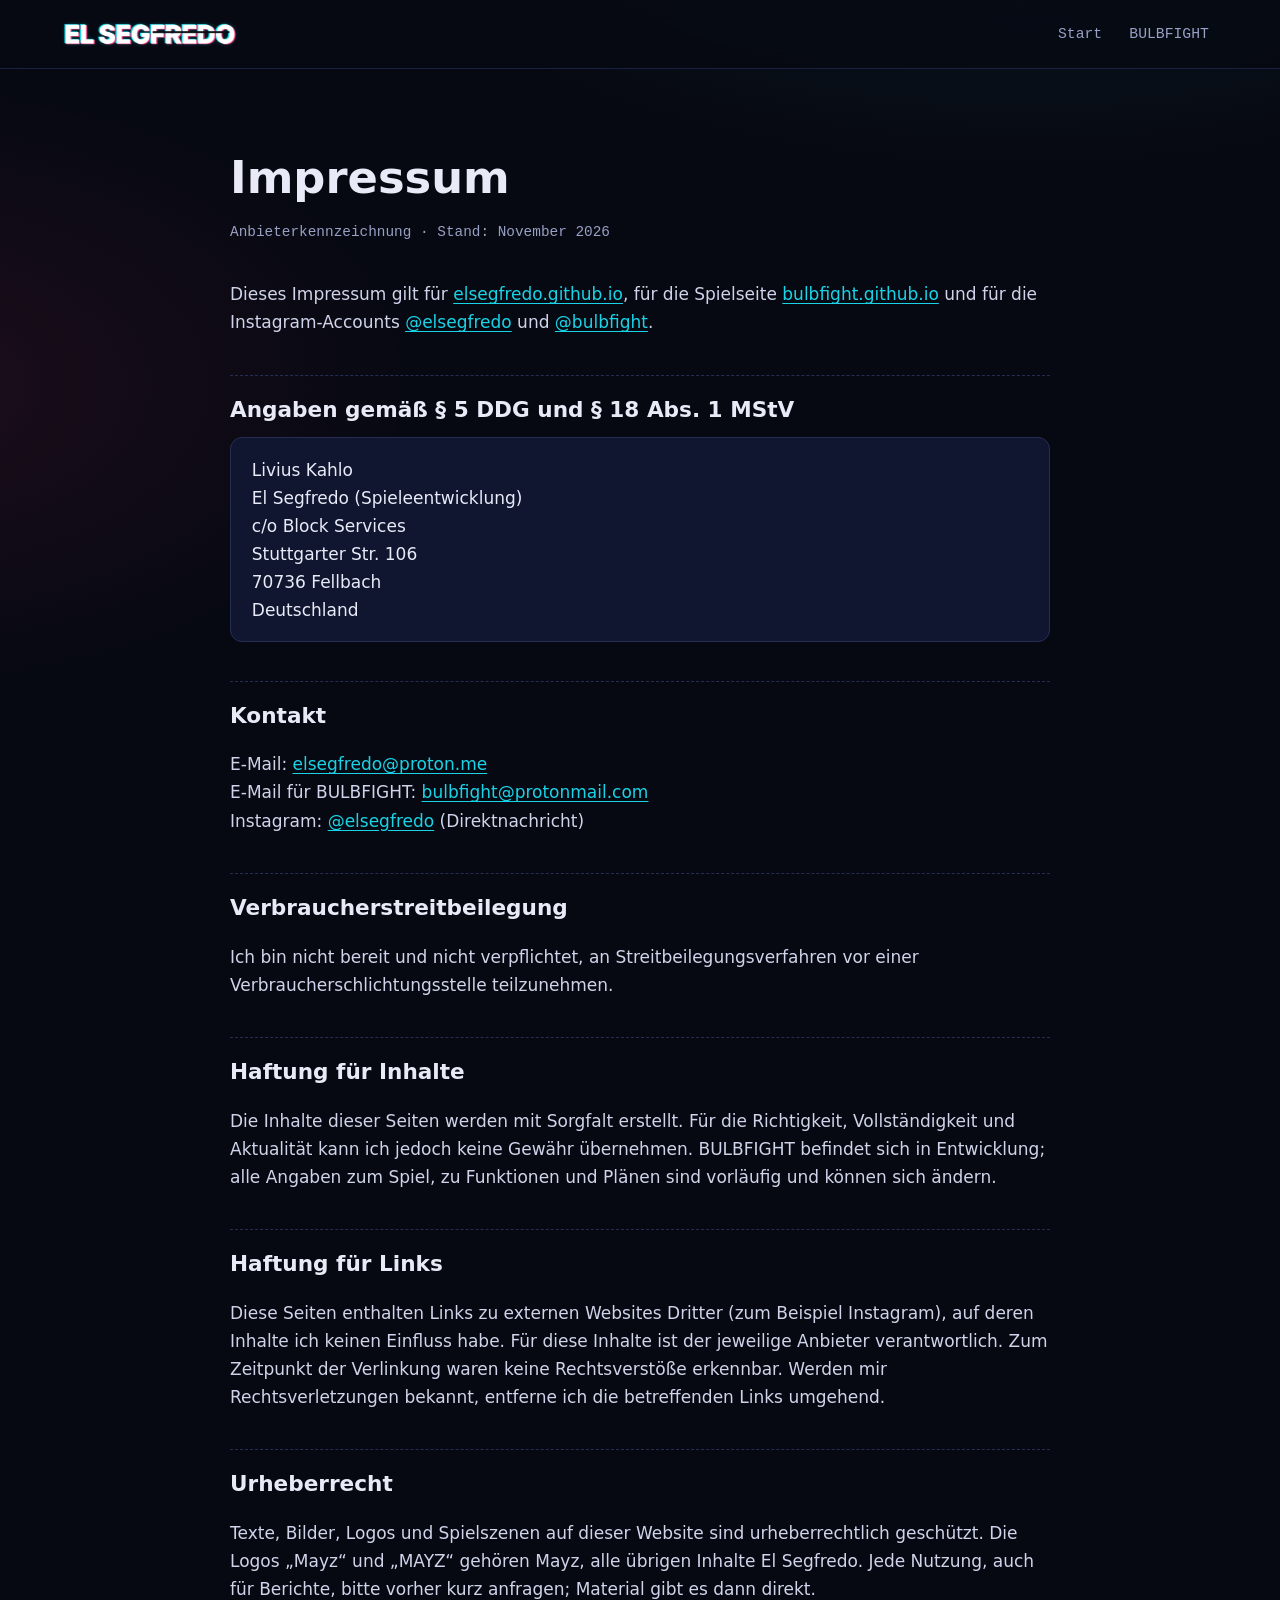
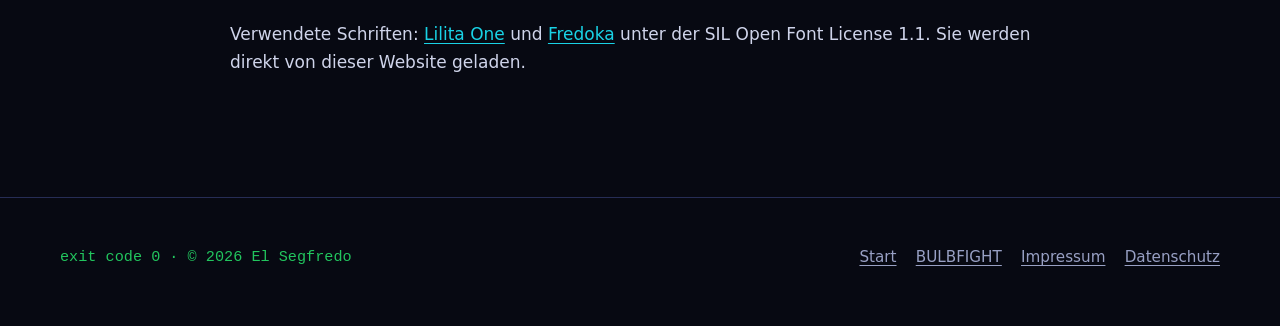
<file: impressum.html>
<!DOCTYPE html>
<html lang="de">
<head>
  <meta charset="utf-8">
  <meta name="viewport" content="width=device-width, initial-scale=1">
  <title>Impressum – El Segfredo</title>
  <meta name="theme-color" content="#070912">
  <link rel="icon" href="favicon.svg" type="image/svg+xml">
  <link rel="icon" href="favicon.ico" sizes="32x32">
  <link rel="stylesheet" href="segfredo.css">
</head>
<body>
  <a class="skip" href="#inhalt">Zum Inhalt springen</a>
  <header class="site-header">
    <div class="wrap">
      <a class="brand" href="./" aria-label="El Segfredo – Startseite"><img src="el-segfredo-schriftzug.webp" alt="El Segfredo" width="900" height="130"></a>
      <nav class="nav simple" aria-label="Hauptnavigation">
        <a href="./">Start</a>
        <a href="https://bulbfight.github.io/">BULBFIGHT</a>
      </nav>
    </div>
  </header>

  <main id="inhalt" class="legal">
    <div class="wrap">
      <h1>Impressum</h1>
      <p class="stand">Anbieterkennzeichnung · Stand: November 2026</p>

      <p>Dieses Impressum gilt für <a href="https://elsegfredo.github.io/">elsegfredo.github.io</a>, für die Spielseite <a href="https://bulbfight.github.io/">bulbfight.github.io</a> und für die Instagram-Accounts <a href="https://www.instagram.com/elsegfredo/" rel="noopener noreferrer" target="_blank">@elsegfredo</a> und <a href="https://www.instagram.com/bulbfight/" rel="noopener noreferrer" target="_blank">@bulbfight</a>.</p>

      <h2>Angaben gemäß § 5 DDG und § 18 Abs. 1 MStV</h2>
      <address class="box">
        Livius Kahlo<br>
        El Segfredo (Spieleentwicklung)<br>
        c/o Block Services<br>
        Stuttgarter Str. 106<br>
        70736 Fellbach<br>
        Deutschland
      </address>

      <h2>Kontakt</h2>
      <p>
        E-Mail: <a href="mailto:elsegfredo@proton.me">elsegfredo@proton.me</a><br>
        E-Mail für BULBFIGHT: <a href="mailto:bulbfight@protonmail.com">bulbfight@protonmail.com</a><br>
        Instagram: <a href="https://www.instagram.com/elsegfredo/" rel="noopener noreferrer" target="_blank">@elsegfredo</a> (Direktnachricht)
      </p>

      <h2>Verbraucherstreitbeilegung</h2>
      <p>Ich bin nicht bereit und nicht verpflichtet, an Streitbeilegungsverfahren vor einer Verbraucherschlichtungsstelle teilzunehmen.</p>

      <h2>Haftung für Inhalte</h2>
      <p>Die Inhalte dieser Seiten werden mit Sorgfalt erstellt. Für die Richtigkeit, Vollständigkeit und Aktualität kann ich jedoch keine Gewähr übernehmen. BULBFIGHT befindet sich in Entwicklung; alle Angaben zum Spiel, zu Funktionen und Plänen sind vorläufig und können sich ändern.</p>

      <h2>Haftung für Links</h2>
      <p>Diese Seiten enthalten Links zu externen Websites Dritter (zum Beispiel Instagram), auf deren Inhalte ich keinen Einfluss habe. Für diese Inhalte ist der jeweilige Anbieter verantwortlich. Zum Zeitpunkt der Verlinkung waren keine Rechtsverstöße erkennbar. Werden mir Rechtsverletzungen bekannt, entferne ich die betreffenden Links umgehend.</p>

      <h2>Urheberrecht</h2>
      <p>Texte, Bilder, Logos und Spielszenen auf dieser Website sind urheberrechtlich geschützt. Die Logos „Mayz“ und „MAYZ“ gehören Mayz, alle übrigen Inhalte El Segfredo. Jede Nutzung, auch für Berichte, bitte vorher kurz anfragen; Material gibt es dann direkt.</p>
      <p>Verwendete Schriften: <a href="https://bulbfight.github.io/LilitaOne-OFL.txt">Lilita One</a> und <a href="https://bulbfight.github.io/Fredoka-OFL.txt">Fredoka</a> unter der SIL Open Font License 1.1. Sie werden direkt von dieser Website geladen.</p>
    </div>
  </main>

  <footer class="site-footer">
    <div class="wrap">
      <p class="exit">exit code 0 · © 2026 El Segfredo</p>
      <nav aria-label="Rechtliches">
        <a href="./">Start</a>
        <a href="https://bulbfight.github.io/">BULBFIGHT</a>
        <a href="impressum.html" aria-current="page">Impressum</a>
        <a href="datenschutz.html">Datenschutz</a>
      </nav>
    </div>
  </footer>
</body>
</html>
</file>
<file: segfredo.css>
/* El Segfredo – Entwickler-Seite
   Keine externen Schriften oder Dienste: alles wird von dieser Seite selbst geladen. */

:root {
  --bg: #070912;
  --bg-2: #0d1124;
  --panel: #111630;
  --panel-2: #161b38;
  --line: #262d55;
  --text: #e8ebf7;
  --muted: #98a0c4;
  --cyan: #19d3e6;
  --pink: #e83a73;
  --green: #22c55e;
  --gold: #f5c84b;
  --red: #ff6b6b;
  --radius: 14px;
  --mono: ui-monospace, "SF Mono", SFMono-Regular, Menlo, Consolas, "Liberation Mono", monospace;
  --sans: system-ui, -apple-system, "Segoe UI", Roboto, "Helvetica Neue", Arial, sans-serif;
  --max: 1160px;
}

*, *::before, *::after { box-sizing: border-box; }
html { scroll-behavior: smooth; -webkit-text-size-adjust: 100%; }
body {
  margin: 0;
  font-family: var(--sans);
  font-size: 1.0625rem;
  line-height: 1.65;
  color: var(--text);
  background:
    radial-gradient(1200px 600px at 80% -10%, rgba(25, 211, 230, .10), transparent 60%),
    radial-gradient(900px 500px at -10% 20%, rgba(232, 58, 115, .10), transparent 60%),
    var(--bg);
  min-height: 100vh;
}
img { max-width: 100%; height: auto; display: block; }
a { color: var(--cyan); text-underline-offset: 3px; }
a:hover { color: #7beaf5; }
:focus-visible { outline: 3px solid var(--gold); outline-offset: 3px; border-radius: 4px; }

.wrap { width: min(var(--max), 100% - 2.5rem); margin-inline: auto; }
.mono { font-family: var(--mono); }
.sr-only { position: absolute !important; width: 1px; height: 1px; overflow: hidden; clip: rect(0 0 0 0); white-space: nowrap; }
.skip { position: absolute; left: 1rem; top: -4rem; background: var(--gold); color: #111; padding: .6rem 1rem; border-radius: 8px; z-index: 100; font-weight: 700; }
.skip:focus { top: 1rem; }

/* Kopfzeile */
.site-header {
  position: sticky; top: 0; z-index: 50;
  background: rgba(7, 9, 18, .78);
  backdrop-filter: blur(10px); -webkit-backdrop-filter: blur(10px);
  border-bottom: 1px solid rgba(38, 45, 85, .7);
}
.site-header .wrap { display: flex; align-items: center; justify-content: space-between; gap: 1rem; height: 68px; }
.brand { display: flex; align-items: center; gap: .7rem; text-decoration: none; }
.brand img { height: 26px; width: auto; }
.nav { display: flex; align-items: center; gap: .3rem; }
.nav a {
  font-family: var(--mono); font-size: .92rem; color: var(--muted); text-decoration: none;
  padding: .45rem .7rem; border-radius: 8px;
}
.nav a:hover, .nav a[aria-current="page"] { color: var(--text); background: var(--panel-2); }
.nav .nav-ig { color: var(--text); border: 1px solid var(--line); display: inline-flex; align-items: center; gap: .45rem; }
.nav-toggle { display: none; background: none; border: 1px solid var(--line); color: var(--text); border-radius: 8px; padding: .45rem .65rem; font-family: var(--mono); cursor: pointer; }

@media (max-width: 820px) {
  .nav-toggle { display: inline-block; }
  .nav {
    position: absolute; top: 68px; left: 0; right: 0; flex-direction: column; align-items: stretch;
    background: var(--bg-2); border-bottom: 1px solid var(--line); padding: .6rem 1.25rem 1rem; display: none;
  }
  .nav.open { display: flex; }
  .nav a { padding: .8rem .6rem; font-size: 1rem; }
  .nav.simple { display: flex; position: static; flex-direction: row; background: none; border: 0; padding: 0; }
  .nav.simple a { padding: .45rem .6rem; font-size: .9rem; }
}

/* Knöpfe */
.btn {
  display: inline-flex; align-items: center; gap: .55rem; font-weight: 700; text-decoration: none;
  padding: .85rem 1.3rem; border-radius: 10px; border: 1px solid transparent; transition: transform .15s, box-shadow .15s, background .15s;
  font-size: 1rem; line-height: 1.2;
}
.btn:hover { transform: translateY(-2px); }
.btn-primary { background: var(--cyan); color: #04121a; box-shadow: 4px 4px 0 var(--pink); }
.btn-primary:hover { color: #04121a; box-shadow: 6px 6px 0 var(--pink); }
.btn-ghost { border-color: var(--line); color: var(--text); background: rgba(17, 22, 48, .6); }
.btn-ghost:hover { color: var(--text); border-color: var(--muted); }
.icon { width: 1.15em; height: 1.15em; flex: none; }

/* Start */
.hero { padding: clamp(3rem, 8vw, 6.5rem) 0 clamp(3rem, 6vw, 5rem); }
.hero .wrap { display: grid; grid-template-columns: 1.05fr .95fr; gap: clamp(2rem, 5vw, 4rem); align-items: center; }
.eyebrow { font-family: var(--mono); color: var(--green); font-size: .95rem; margin: 0 0 1rem; }
.hero h1 { margin: 0; line-height: 1; }
.hero h1 img { width: min(100%, 560px); }
.hero .lead { font-size: clamp(1.15rem, 2vw, 1.35rem); color: var(--muted); max-width: 34ch; margin: 1.5rem 0 2rem; }
.hero .lead strong { color: var(--text); }
.hero-actions { display: flex; flex-wrap: wrap; gap: .9rem; }

.terminal {
  background: #0a0d1c; border: 1px solid var(--line); border-radius: var(--radius);
  box-shadow: 0 30px 80px rgba(0, 0, 0, .5), 0 0 0 1px rgba(255, 255, 255, .02) inset;
  overflow: hidden; font-family: var(--mono); font-size: .95rem;
}
.terminal-bar { display: flex; align-items: center; gap: .45rem; padding: .7rem .9rem; background: #12162c; border-bottom: 1px solid var(--line); }
.terminal-bar span { width: 12px; height: 12px; border-radius: 50%; }
.terminal-bar span:nth-child(1) { background: #ff5f57; }
.terminal-bar span:nth-child(2) { background: #febc2e; }
.terminal-bar span:nth-child(3) { background: #28c840; }
.terminal-bar em { margin-left: auto; font-style: normal; color: var(--muted); font-size: .8rem; }
.terminal-body { padding: 1.2rem 1.3rem 1.4rem; min-height: 300px; line-height: 1.75; }
.terminal-body p { margin: 0; white-space: pre-wrap; word-break: break-word; }
.t-cmd { color: var(--text); }
.t-cmd::before { content: "$ "; color: var(--green); }
.t-out { color: var(--muted); }
.t-err { color: var(--red); }
.t-ok { color: var(--green); }
.t-gold { color: var(--gold); }
.cursor { display: inline-block; width: .6em; height: 1.1em; background: var(--green); vertical-align: -.2em; animation: blink 1s steps(1) infinite; }
@keyframes blink { 50% { opacity: 0; } }

@media (max-width: 900px) {
  .hero .wrap { grid-template-columns: 1fr; }
  .terminal-body { min-height: 0; }
}
@media (max-width: 480px) {
  .terminal { font-size: .74rem; }
  .terminal-body { padding: 1rem; }
  .terminal-body p { white-space: pre; }
}

/* Abschnitte */
section { padding: clamp(3rem, 7vw, 5.5rem) 0; }
.section-head { margin-bottom: 2.2rem; max-width: 60ch; }
.section-head .label { font-family: var(--mono); color: var(--cyan); font-size: .9rem; margin: 0 0 .5rem; }
.section-head h2 { font-size: clamp(1.8rem, 4vw, 2.6rem); line-height: 1.15; margin: 0 0 .8rem; letter-spacing: -.01em; }
.section-head p { color: var(--muted); margin: 0; }
.divider { border: 0; border-top: 1px dashed var(--line); margin: 0; }

/* Projekt-Karte */
.project {
  display: grid; grid-template-columns: 1.2fr 1fr; background: var(--panel); border: 1px solid var(--line);
  border-radius: 20px; overflow: hidden;
}
.project > * { min-width: 0; }
.project-media { position: relative; min-height: 320px; background: #1a1220; }
.project-media img { width: 100%; height: 100%; object-fit: cover; }
.project-media .badge-wip {
  position: absolute; left: 1rem; top: 1rem; font-family: var(--mono); font-size: .8rem; background: rgba(7, 9, 18, .82);
  color: var(--gold); border: 1px solid rgba(245, 200, 75, .4); padding: .3rem .6rem; border-radius: 6px;
}
.project-body { padding: clamp(1.5rem, 3vw, 2.4rem); display: flex; flex-direction: column; gap: 1rem; }
.project-body .logo { width: min(320px, 100%); }
.project-body p { margin: 0; color: var(--muted); }
.chips { display: flex; flex-wrap: wrap; gap: .5rem; padding: 0; margin: 0; list-style: none; }
.chips li { font-family: var(--mono); font-size: .8rem; border: 1px solid var(--line); color: var(--text); padding: .3rem .6rem; border-radius: 6px; background: var(--panel-2); }
.project-body .btn { align-self: flex-start; margin-top: .4rem; }
@media (max-width: 860px) { .project { grid-template-columns: 1fr; } .project-media { min-height: 220px; aspect-ratio: 16 / 9; } }

/* Karten */
.cards { display: grid; grid-template-columns: repeat(3, 1fr); gap: 1.2rem; }
.card { background: var(--panel); border: 1px solid var(--line); border-radius: var(--radius); padding: 1.5rem; }
.card h3 { margin: .7rem 0 .4rem; font-size: 1.2rem; }
.card p { margin: 0; color: var(--muted); font-size: 1rem; }
.card .k { font-family: var(--mono); color: var(--pink); font-size: .85rem; }
@media (max-width: 860px) { .cards { grid-template-columns: 1fr; } }
@media (min-width: 861px) and (max-width: 1000px) { .cards.collab { grid-template-columns: repeat(2, 1fr); } }

/* Team */
.team { display: grid; grid-template-columns: repeat(2, 1fr); gap: 1.2rem; }
.member { background: var(--panel); border: 1px solid var(--line); border-radius: 18px; padding: 1.6rem; display: grid; grid-template-columns: 132px 1fr; gap: 1.3rem; align-items: center; }
.member .pic { width: 132px; height: 132px; border-radius: 14px; background: radial-gradient(circle at 50% 40%, #1c2350, #070912); display: grid; place-items: center; overflow: hidden; border: 1px solid var(--line); }
.member .pic img { width: 92%; }
.member h3 { margin: 0; font-size: 1.3rem; }
.member .role { font-family: var(--mono); color: var(--gold); font-size: .85rem; margin: .2rem 0 .6rem; }
.member p { margin: 0; color: var(--muted); font-size: 1rem; }
@media (max-width: 860px) { .team { grid-template-columns: 1fr; } }
@media (max-width: 460px) { .member { grid-template-columns: 1fr; } }

/* Log */
.log { list-style: none; margin: 0; padding: 0; border-left: 2px solid var(--line); }
.log li { position: relative; padding: 0 0 1.8rem 1.6rem; }
.log li::before { content: ""; position: absolute; left: -7px; top: .45rem; width: 12px; height: 12px; border-radius: 50%; background: var(--bg); border: 2px solid var(--cyan); }
.log li:first-child::before { background: var(--green); border-color: var(--green); }
.log .meta { font-family: var(--mono); font-size: .85rem; color: var(--muted); }
.log .meta b { color: var(--gold); font-weight: 400; }
.log h3 { margin: .15rem 0 .3rem; font-size: 1.15rem; }
.log p { margin: 0; color: var(--muted); max-width: 70ch; }

/* Kontakt */
.contact { background: linear-gradient(135deg, var(--panel), var(--panel-2)); border: 1px solid var(--line); border-radius: 20px; padding: clamp(1.8rem, 4vw, 3rem); display: grid; grid-template-columns: 1.3fr 1fr; gap: 2rem; align-items: center; }
.contact h2 { margin: 0 0 .6rem; font-size: clamp(1.6rem, 3.5vw, 2.2rem); }
.contact p { margin: 0; color: var(--muted); }
.contact .actions { display: flex; flex-direction: column; gap: .8rem; align-items: stretch; }
.contact .actions .btn { justify-content: center; }
@media (max-width: 760px) { .contact { grid-template-columns: 1fr; } }

/* Fußzeile */
.site-footer { border-top: 1px solid var(--line); padding: 2rem 0 2.5rem; margin-top: 2rem; color: var(--muted); font-size: .95rem; }
.site-footer .wrap { display: flex; flex-wrap: wrap; justify-content: space-between; gap: 1rem 2rem; align-items: center; }
.site-footer nav { display: flex; flex-wrap: wrap; gap: .4rem 1.2rem; }
.site-footer a { color: var(--muted); }
.site-footer a:hover { color: var(--text); }
.site-footer .exit { font-family: var(--mono); color: var(--green); }

/* Rechtstexte */
.legal { padding: clamp(2.5rem, 6vw, 4.5rem) 0; }
.legal .wrap { max-width: 820px; }
.legal h1 { font-size: clamp(2rem, 5vw, 2.8rem); margin: 0 0 .4rem; }
.legal .stand { font-family: var(--mono); color: var(--muted); font-size: .9rem; margin: 0 0 2.2rem; }
.legal h2 { font-size: 1.35rem; margin: 2.4rem 0 .6rem; padding-top: 1rem; border-top: 1px dashed var(--line); }
.legal h3 { font-size: 1.08rem; margin: 1.5rem 0 .4rem; }
.legal p, .legal li { color: #cfd4ea; }
.legal ul { padding-left: 1.2rem; }
.legal address { font-style: normal; }
.legal .box { background: var(--panel); border: 1px solid var(--line); border-radius: 12px; padding: 1.1rem 1.3rem; }
/* Platzhalter, die vor dem Veröffentlichen ersetzt werden müssen */
mark.todo { background: #ffe066; color: #111; padding: 0 .25em; border-radius: 3px; font-weight: 700; }

@media (prefers-reduced-motion: reduce) {
  html { scroll-behavior: auto; }
  *, *::before, *::after { animation: none !important; transition: none !important; }
}
</file>
